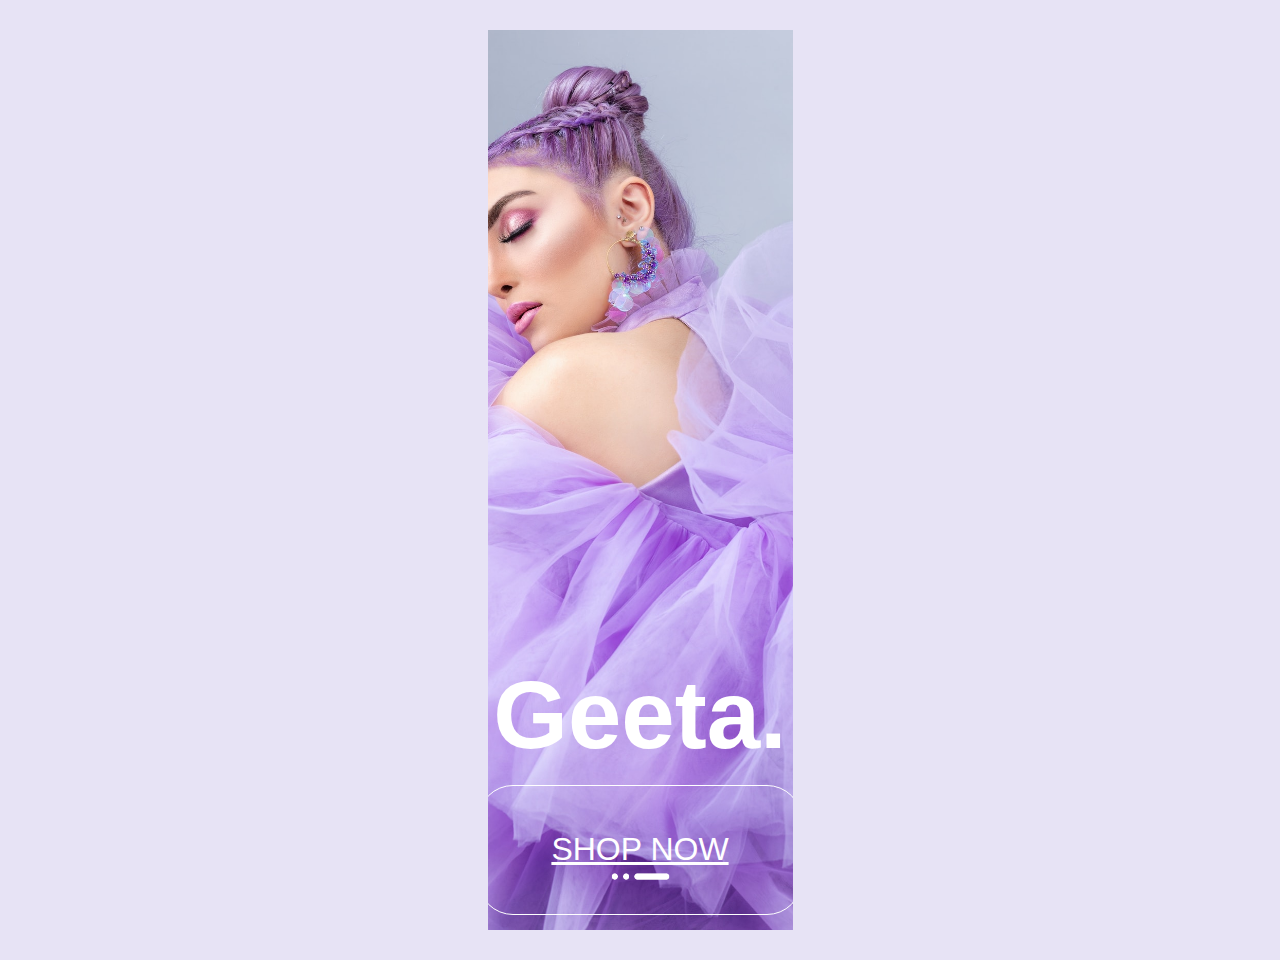
<file: index.html>
<!DOCTYPE html>
<html lang="en">
<head>
    <meta charset="UTF-8">
    <meta name="viewport" content="width=device-width, initial-scale=1.0">
    <title>Document</title>
    <link rel = "stylesheet" href="component/banner/banner.css">
    <link rel = "stylesheet" href = "config.css">
</head>
<body>
    
    <script src ="main.js" type = "module"></script>
</body>
</html>
</file>
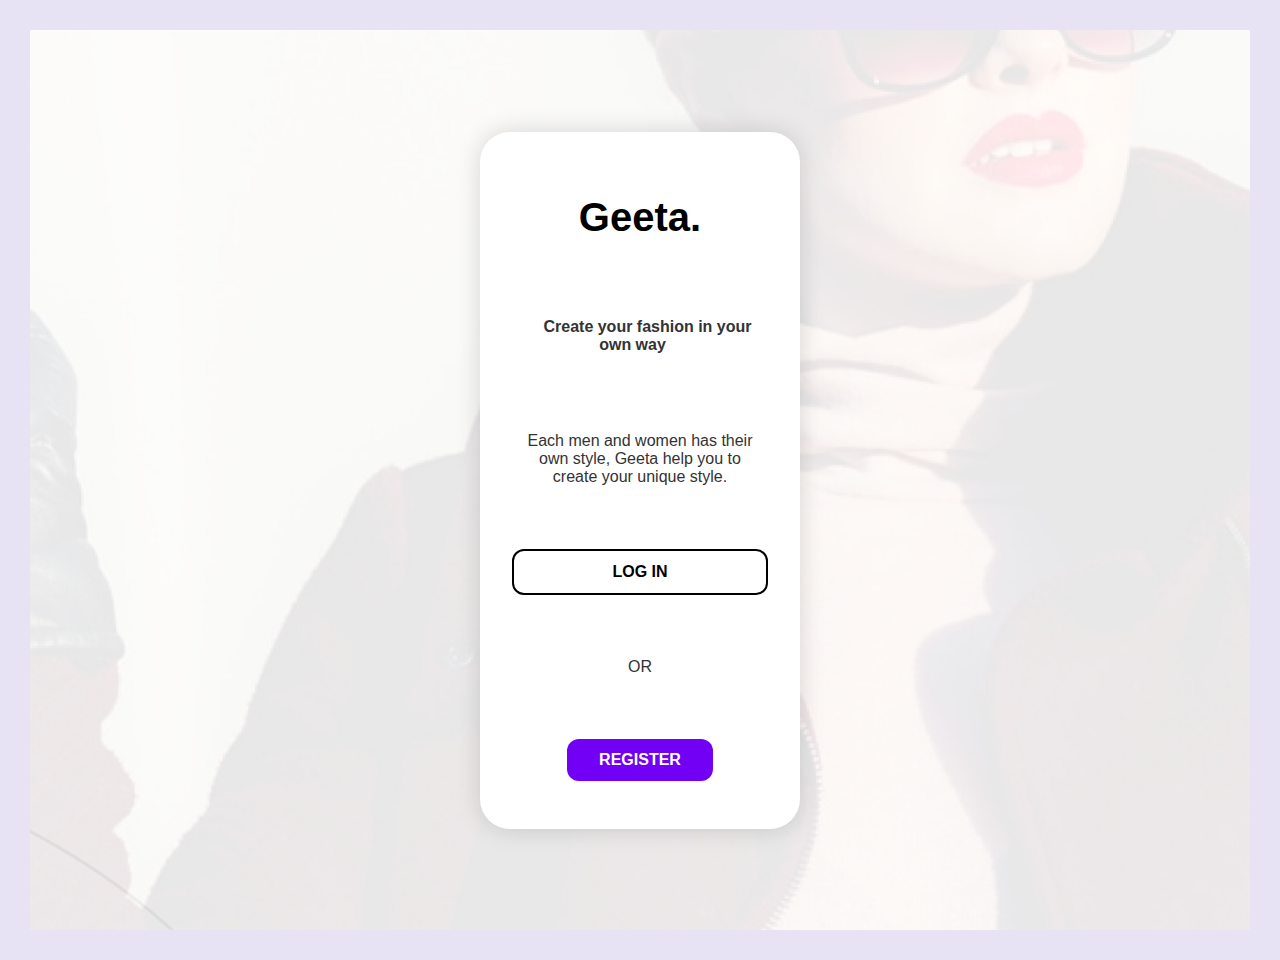
<file: OnlineRetaill/pages/login/login.html>
<!DOCTYPE html>
<html lang="en">
<head>
  <meta charset="UTF-8" />
  <meta name="viewport" content="width=device-width, initial-scale=1.0" />
  <title>Login</title>

  <link rel="stylesheet" href="../../config.css" />
  <link rel="stylesheet" href="../../component/bannerLogin/bannerLogin.css" />
</head>
<body>
  <script type="module" src="login.js"></script>
</body>
</html>
</file>
<file: component/banner/banner.css>
.div-banner {
    margin: auto;
    margin-top: auto;
    width: 25%;
    height: 100vh;
    background-image: url("../../assets/fonts/banner1.0.png");
    background-size: cover;
    background-position: top;
    background-repeat: no-repeat;

    display: grid;
    grid-template-rows: 1fr auto 15%;
    justify-content: center;

    background-color: #f3ecf9;
    border-top-left-radius: 0%;
    border-top-right-radius: 0%;
    overflow: hidden;
}

.div-banner span {
    grid-row: 2/3;
    color: white;
    font-size: 6rem;
    font-weight: 900;
}

.div-banner .a-boton {
    grid-row: 3/4;
    color: white;
    border: 1px solid white;
    border-radius: 35px;
    padding: 1.5rem 4rem;
    font-size: 2rem;

    display: flex;
    align-items: center;
    justify-content: center;
}
@media screen and (max-width: 480px) {
  .div-banner span {
    font-size: 2.2rem; /* antes 8rem o 3rem, ahora más pequeño */
  }

  .div-banner .a-boton {
    font-size: 1rem;
    padding: 1rem 2rem;
    border-radius: 25px;
  }
}
</file>
<file: config.css>
* {
  margin: 0;
  padding: 15px;
  box-sizing: border-box;
}

body {
  font-family: "Segoe UI", sans-serif;
  background-color: #e7e3f5;
}
</file>
<file: OnlineRetaill/config.css>
* {
  margin: 0;
  padding: 15px;
  box-sizing: border-box;
}

body {
  font-family: "Segoe UI", sans-serif;
  background-color: #e7e3f5;
}
</file>
<file: OnlineRetaill/component/bannerLogin/bannerLogin.css>
.contenedor-banner-login {
  height: 100vh;
  width: 100%;
  background-image: url(../../assets/fonts/banner2.0.png);
  background-size: cover;
  background-position: center;
  background-repeat: no-repeat;
  background-attachment: fixed;

  display: flex;
  justify-content: center;
  align-items: center;
}

.banner-login {
  background-color: rgb(255, 255, 255);
  padding: 3rem 2rem;
  border-radius: 30px;
  text-align: center;
  width: 80%;
  max-width: 320px;
  box-shadow: 0 0 25px rgba(0, 0, 0, 0.15);
}

.img-banner {
  width: 100%;
  margin-bottom: 1rem;
}

.banner-login h2 {
  font-size: 2.5rem;
  margin-bottom: 0.5rem;
  color: #000000;
}

.banner-login p {
  margin: 3rem 0;
  font-size: 1rem;
  color: #333;
}

.banner-login .btn-login {
  display: block;
  margin: 1.5rem auto 1rem auto;
  padding: 0.75rem 2rem;
  background-color: transparent;
  color: #000000; /* morado fuerte */
  border: 2px solid #000000;
  font-weight: bold;
  border-radius: 12px;
  cursor: pointer;
  font-size: 1rem;
  text-decoration: none;
  transition: all 0.3s ease;
}

.banner-login .btn-register {
  background-color: rgb(114, 0, 245);
  color: white;
  border: none;
  padding: 0.75rem 2rem;
  font-weight: bold;
  border-radius: 12px;
  cursor: pointer;
  font-size: 1rem;
}
</file>
